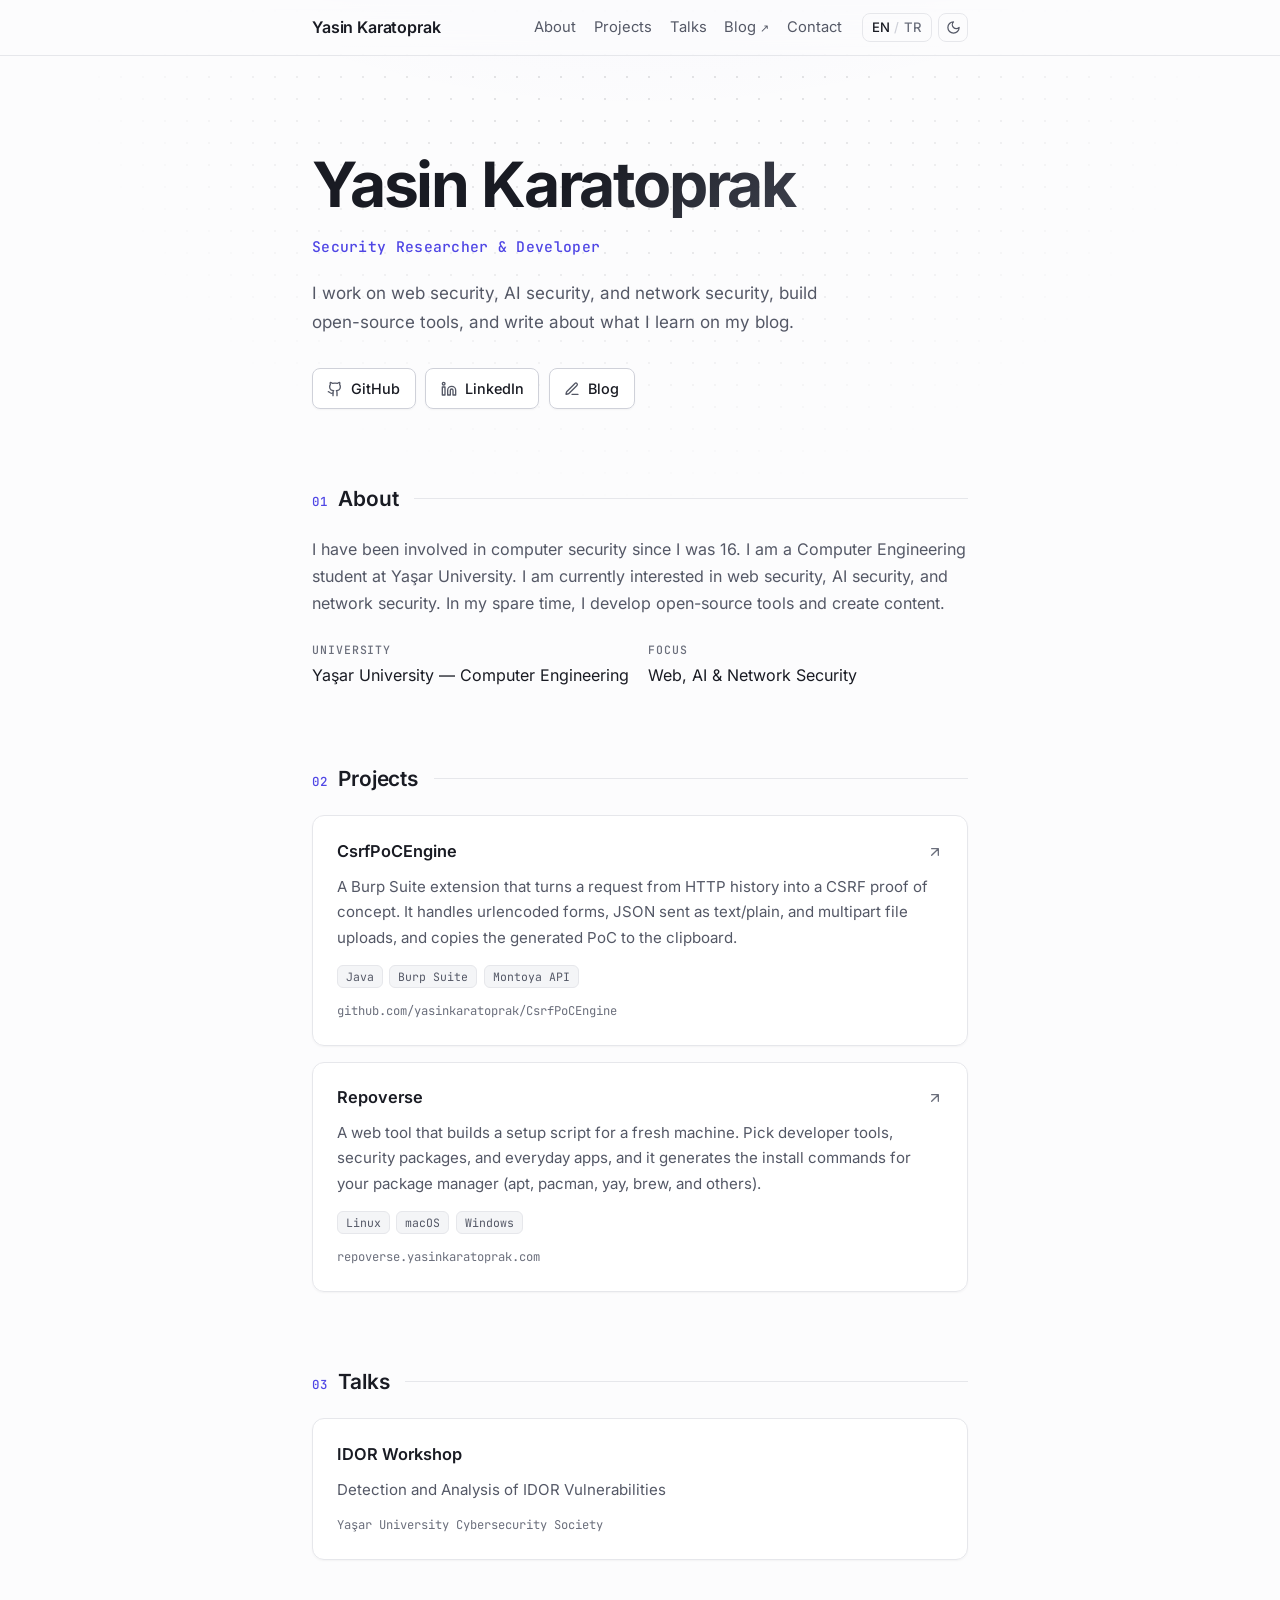
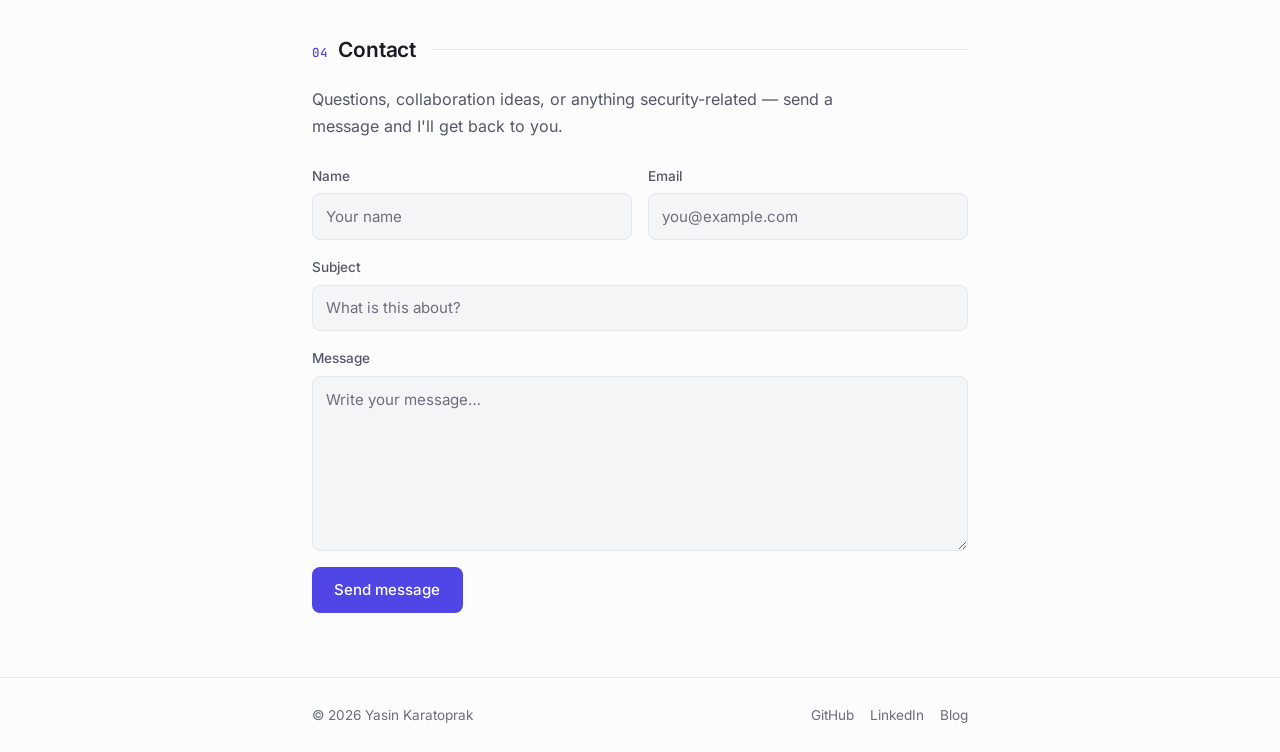
<file: index.html>
<!DOCTYPE html>
<html lang="en">

<head>
  <meta charset="UTF-8" />
  <meta name="viewport" content="width=device-width, initial-scale=1.0" />
  <title>Yasin Karatoprak — Security Researcher &amp; Developer</title>
  <meta name="description"
    content="Security researcher and developer focused on web security, AI security, and network security. Open-source tools, talks, and writing." />
  <link rel="canonical" href="https://yasinkaratoprak.com/" />
  <link rel="icon" href="/favicon.svg" type="image/svg+xml" />
  <meta name="theme-color" content="#fcfcfd" media="(prefers-color-scheme: light)" />
  <meta name="theme-color" content="#0e1018" media="(prefers-color-scheme: dark)" />

  <meta property="og:type" content="website" />
  <meta property="og:title" content="Yasin Karatoprak — Security Researcher &amp; Developer" />
  <meta property="og:description"
    content="Security researcher and developer focused on web security, AI security, and network security. Open-source tools, talks, and writing." />
  <meta property="og:url" content="https://yasinkaratoprak.com/" />
  <meta property="og:site_name" content="Yasin Karatoprak" />
  <meta property="og:locale" content="en_US" />
  <meta property="og:locale:alternate" content="tr_TR" />
  <meta property="og:image" content="https://yasinkaratoprak.com/og-image.png" />
  <meta property="og:image:type" content="image/png" />
  <meta property="og:image:width" content="1200" />
  <meta property="og:image:height" content="630" />
  <meta property="og:image:alt" content="Yasin Karatoprak — Security Researcher &amp; Developer" />
  <meta name="twitter:card" content="summary_large_image" />
  <meta name="twitter:image" content="https://yasinkaratoprak.com/og-image.png" />

  <link rel="preload" href="fonts/inter-latin-wght-normal.woff2" as="font" type="font/woff2" crossorigin />
  <link rel="stylesheet" href="style.css" />
  <script src="theme-init.js"></script>

  <script type="application/ld+json">
  {
    "@context": "https://schema.org",
    "@type": "Person",
    "name": "Yasin Karatoprak",
    "url": "https://yasinkaratoprak.com/",
    "jobTitle": "Security Researcher & Developer",
    "affiliation": { "@type": "CollegeOrUniversity", "name": "Yaşar University" },
    "sameAs": [
      "https://github.com/yasinkaratoprak",
      "https://www.linkedin.com/in/yasin-karatoprak",
      "https://blog.yasinkaratoprak.com"
    ]
  }
  </script>
</head>

<body>
  <header class="site-header">
    <div class="header-inner">
      <a href="#top" class="brand">Yasin Karatoprak</a>
      <nav class="site-nav" aria-label="Main">
        <a href="#about" data-i18n="nav_about">About</a>
        <a href="#projects" data-i18n="nav_projects">Projects</a>
        <a href="#talks" data-i18n="nav_talks">Talks</a>
        <a href="https://blog.yasinkaratoprak.com" target="_blank" rel="noopener noreferrer">Blog<span class="ext"
            aria-hidden="true">↗</span></a>
        <a href="#contact" data-i18n="nav_contact">Contact</a>
      </nav>
      <div class="controls">
        <button id="lang-toggle" class="ctrl-btn lang-btn" aria-label="Change language"><span
            data-lang="en">EN</span><span class="sep" aria-hidden="true">/</span><span data-lang="tr">TR</span></button>
        <button id="theme-toggle" class="ctrl-btn icon-btn" aria-label="Toggle theme"></button>
      </div>
    </div>
  </header>

  <main id="top">

    <!-- HERO -->
    <section class="hero">
      <h1>Yasin Karatoprak</h1>
      <p class="hero-role" data-i18n="hero_role">Security Researcher &amp; Developer</p>
      <p class="hero-text" data-i18n="hero_text">I work on web security, AI security, and network security, build
        open-source tools, and write about what I learn on my blog.</p>
      <ul class="hero-links">
        <li><a class="btn" href="https://github.com/yasinkaratoprak" target="_blank" rel="noopener noreferrer"><svg
              width="16" height="16" viewBox="0 0 24 24" fill="none" stroke="currentColor" stroke-width="2"
              stroke-linecap="round" stroke-linejoin="round" aria-hidden="true">
              <path
                d="M15 22v-4a4.8 4.8 0 0 0-1-3.5c3 0 6-2 6-5.5.08-1.25-.27-2.48-1-3.5.28-1.15.28-2.35 0-3.5 0 0-1 0-3 1.5-2.64-.5-5.36-.5-8 0C6 2 5 2 5 2c-.3 1.15-.3 2.35 0 3.5A5.403 5.403 0 0 0 4 9c0 3.5 3 5.5 6 5.5-.39.49-.68 1.05-.85 1.65-.17.6-.22 1.23-.15 1.85v4" />
              <path d="M9 18c-4.51 2-5-2-7-2" />
            </svg>GitHub</a></li>
        <li><a class="btn" href="https://www.linkedin.com/in/yasin-karatoprak" target="_blank"
            rel="noopener noreferrer"><svg width="16" height="16" viewBox="0 0 24 24" fill="none"
              stroke="currentColor" stroke-width="2" stroke-linecap="round" stroke-linejoin="round" aria-hidden="true">
              <path d="M16 8a6 6 0 0 1 6 6v7h-4v-7a2 2 0 0 0-2-2 2 2 0 0 0-2 2v7h-4v-7a6 6 0 0 1 6-6z" />
              <rect width="4" height="12" x="2" y="9" />
              <circle cx="4" cy="4" r="2" />
            </svg>LinkedIn</a></li>
        <li><a class="btn" href="https://blog.yasinkaratoprak.com" target="_blank" rel="noopener noreferrer"><svg
              width="16" height="16" viewBox="0 0 24 24" fill="none" stroke="currentColor" stroke-width="2"
              stroke-linecap="round" stroke-linejoin="round" aria-hidden="true">
              <path d="M12 20h9" />
              <path
                d="M16.376 3.622a1 1 0 0 1 3.002 3.002L7.368 18.635a2 2 0 0 1-.855.506l-2.872.838a.5.5 0 0 1-.62-.62l.838-2.872a2 2 0 0 1 .506-.854z" />
            </svg>Blog</a></li>
      </ul>
    </section>

    <!-- ABOUT -->
    <section id="about" class="section about">
      <h2><span class="sec-num" aria-hidden="true">01</span><span data-i18n="about_title">About</span></h2>
      <p data-i18n="about_text">I have been involved in computer security since I was 16. I am a Computer Engineering
        student at Yaşar University. I am currently interested in web security, AI security, and network security. In
        my spare time, I develop open-source tools and create content.</p>
      <dl class="facts">
        <div>
          <dt data-i18n="about_label_uni">University</dt>
          <dd data-i18n="about_uni">Yaşar University — Computer Engineering</dd>
        </div>
        <div>
          <dt data-i18n="about_label_focus">Focus</dt>
          <dd data-i18n="about_focus">Web, AI &amp; Network Security</dd>
        </div>
      </dl>
    </section>

    <!-- PROJECTS -->
    <section id="projects" class="section">
      <h2><span class="sec-num" aria-hidden="true">02</span><span data-i18n="projects_title">Projects</span></h2>
      <div class="card-list">
        <article class="card card-link">
          <div class="card-head">
            <h3><a href="https://github.com/yasinkaratoprak/CsrfPoCEngine" target="_blank"
                rel="noopener noreferrer">CsrfPoCEngine</a></h3>
            <svg class="card-arrow" width="16" height="16" viewBox="0 0 24 24" fill="none" stroke="currentColor"
              stroke-width="2" stroke-linecap="round" stroke-linejoin="round" aria-hidden="true">
              <path d="M7 17 17 7M7 7h10v10" />
            </svg>
          </div>
          <p data-i18n="proj_csrfpoc_desc">A Burp Suite extension that turns a request from HTTP history into a CSRF
            proof of concept. It handles urlencoded forms, JSON sent as text/plain, and multipart file uploads, and
            copies the generated PoC to the clipboard.</p>
          <ul class="tags">
            <li>Java</li>
            <li>Burp Suite</li>
            <li>Montoya API</li>
          </ul>
          <span class="card-meta">github.com/yasinkaratoprak/CsrfPoCEngine</span>
        </article>
        <article class="card card-link">
          <div class="card-head">
            <h3><a href="https://repoverse.yasinkaratoprak.com/" target="_blank"
                rel="noopener noreferrer">Repoverse</a></h3>
            <svg class="card-arrow" width="16" height="16" viewBox="0 0 24 24" fill="none" stroke="currentColor"
              stroke-width="2" stroke-linecap="round" stroke-linejoin="round" aria-hidden="true">
              <path d="M7 17 17 7M7 7h10v10" />
            </svg>
          </div>
          <p data-i18n="proj_repoverse_desc">A web tool that builds a setup script for a fresh machine. Pick developer
            tools, security packages, and everyday apps, and it generates the install commands for your package manager
            (apt, pacman, yay, brew, and others).</p>
          <ul class="tags">
            <li>Linux</li>
            <li>macOS</li>
            <li>Windows</li>
          </ul>
          <span class="card-meta">repoverse.yasinkaratoprak.com</span>
        </article>
      </div>
    </section>

    <!-- TALKS -->
    <section id="talks" class="section">
      <h2><span class="sec-num" aria-hidden="true">03</span><span data-i18n="talks_title">Talks</span></h2>
      <div class="card-list">
        <article class="card">
          <h3 data-i18n="pres_title">IDOR Workshop</h3>
          <p data-i18n="pres_desc">Detection and Analysis of IDOR Vulnerabilities</p>
          <span class="card-meta" data-i18n="pres_meta">Yaşar University Cybersecurity Society</span>
        </article>
      </div>
    </section>

    <!-- CONTACT -->
    <section id="contact" class="section">
      <h2><span class="sec-num" aria-hidden="true">04</span><span data-i18n="contact_title">Contact</span></h2>
      <p class="contact-intro" data-i18n="contact_text">Questions, collaboration ideas, or anything security-related —
        send a message and I'll get back to you.</p>
      <p id="form-status" class="form-status" data-i18n="form_sent" hidden>Your message has been sent. Thanks — I'll
        get back to you soon.</p>
      <form action="https://formsubmit.co/82017c304a7e369e3c162073ba7c5587" method="POST" class="contact-form">
        <input type="hidden" name="_captcha" value="false" />
        <input type="hidden" name="_template" value="table" />
        <input type="hidden" name="_next" value="https://yasinkaratoprak.com/?sent=1#contact" />
        <input type="text" name="_honey" class="hp" tabindex="-1" autocomplete="off" />
        <div class="form-row">
          <div class="form-group">
            <label for="contact-name" data-i18n="form_name">Name</label>
            <input type="text" id="contact-name" name="name" class="form-input" required autocomplete="name"
              placeholder="Your name" data-i18n-placeholder="form_name_ph" />
          </div>
          <div class="form-group">
            <label for="contact-email" data-i18n="form_email">Email</label>
            <input type="email" id="contact-email" name="email" class="form-input" required autocomplete="email"
              placeholder="you@example.com" data-i18n-placeholder="form_email_ph" />
          </div>
        </div>
        <div class="form-group">
          <label for="contact-subject" data-i18n="form_subject">Subject</label>
          <input type="text" id="contact-subject" name="_subject" class="form-input" required
            placeholder="What is this about?" data-i18n-placeholder="form_subject_ph" />
        </div>
        <div class="form-group">
          <label for="contact-message" data-i18n="form_message">Message</label>
          <textarea id="contact-message" name="message" class="form-input" rows="6" required
            placeholder="Write your message…" data-i18n-placeholder="form_message_ph"></textarea>
        </div>
        <button type="submit" class="form-submit" data-i18n="form_send">Send message</button>
      </form>
    </section>
  </main>

  <footer class="site-footer">
    <div class="footer-inner">
      <p>© 2026 Yasin Karatoprak</p>
      <nav class="footer-links" aria-label="Social">
        <a href="https://github.com/yasinkaratoprak" target="_blank" rel="noopener noreferrer">GitHub</a>
        <a href="https://www.linkedin.com/in/yasin-karatoprak" target="_blank" rel="noopener noreferrer">LinkedIn</a>
        <a href="https://blog.yasinkaratoprak.com" target="_blank" rel="noopener noreferrer">Blog</a>
      </nav>
    </div>
  </footer>

  <script src="script.js"></script>
</body>

</html>
</file>
<file: style.css>
/* ============================================================
   PORTFOLIO — style.css
   Light-first, indigo accent · dark (blue-slate) available
   Subtle glow · mono micro-labels
   ============================================================ */

/* ---- Fonts (self-hosted variable fonts, SIL OFL 1.1 — see fonts/*-OFL.txt) ---- */
@font-face {
  font-family: 'Inter';
  font-style: normal;
  font-weight: 100 900;
  font-display: swap;
  src: url(fonts/inter-latin-wght-normal.woff2) format('woff2');
  unicode-range: U+0000-00FF, U+0131, U+0152-0153, U+02BB-02BC, U+02C6, U+02DA, U+02DC, U+0304, U+0308, U+0329, U+2000-206F, U+20AC, U+2122, U+2191, U+2193, U+2212, U+2215, U+FEFF, U+FFFD;
}
@font-face {
  font-family: 'Inter';
  font-style: normal;
  font-weight: 100 900;
  font-display: swap;
  src: url(fonts/inter-latin-ext-wght-normal.woff2) format('woff2');
  unicode-range: U+0100-02BA, U+02BD-02C5, U+02C7-02CC, U+02CE-02D7, U+02DD-02FF, U+0304, U+0308, U+0329, U+1D00-1DBF, U+1E00-1E9F, U+1EF2-1EFF, U+2020, U+20A0-20AB, U+20AD-20C0, U+2113, U+2C60-2C7F, U+A720-A7FF;
}
@font-face {
  font-family: 'JetBrains Mono';
  font-style: normal;
  font-weight: 100 800;
  font-display: swap;
  src: url(fonts/jetbrains-mono-latin-wght-normal.woff2) format('woff2');
  unicode-range: U+0000-00FF, U+0131, U+0152-0153, U+02BB-02BC, U+02C6, U+02DA, U+02DC, U+0304, U+0308, U+0329, U+2000-206F, U+20AC, U+2122, U+2191, U+2193, U+2212, U+2215, U+FEFF, U+FFFD;
}
@font-face {
  font-family: 'JetBrains Mono';
  font-style: normal;
  font-weight: 100 800;
  font-display: swap;
  src: url(fonts/jetbrains-mono-latin-ext-wght-normal.woff2) format('woff2');
  unicode-range: U+0100-02BA, U+02BD-02C5, U+02C7-02CC, U+02CE-02D7, U+02DD-02FF, U+0304, U+0308, U+0329, U+1D00-1DBF, U+1E00-1E9F, U+1EF2-1EFF, U+2020, U+20A0-20AB, U+20AD-20C0, U+2113, U+2C60-2C7F, U+A720-A7FF;
}

:root {
  --bg:              #fcfcfd;
  --bg-subtle:       #f4f5f7;
  --header-bg:       rgba(252, 252, 253, .82);

  --text:            #191b23;
  --text-2:          #545866;
  --text-3:          #6b6f7c;

  --accent:          #4f46e5;
  --accent-strong:   #4338ca;
  --accent-contrast: #ffffff;
  --focus-ring:      rgba(79, 70, 229, .15);

  --border:          #e6e7eb;
  --border-strong:   #cfd1d9;

  --glow:            rgba(79, 70, 229, .05);
  --dot:             rgba(25, 27, 35, .11);
  --card-grad-a:     #ffffff;
  --card-grad-b:     #ffffff;
  --card-shadow:     0 1px 2px rgba(0, 0, 0, .04);
  --card-shadow-hov: 0 6px 24px -12px rgba(0, 0, 0, .12);

  --font: 'Inter', -apple-system, BlinkMacSystemFont, 'Segoe UI', Roboto, sans-serif;
  --font-mono: 'JetBrains Mono', ui-monospace, 'SF Mono', Menlo, monospace;
  --max-w: 44rem;
}

[data-theme="dark"] {
  --bg:              #0e1018;
  --bg-subtle:       #171a24;
  --header-bg:       rgba(14, 16, 24, .75);

  --text:            #e8e9ee;
  --text-2:          #9ba0b0;
  --text-3:          #80869a;

  --accent:          #818cf8;
  --accent-strong:   #9ca5fa;
  --accent-contrast: #0e1018;
  --focus-ring:      rgba(129, 140, 248, .28);

  --border:          rgba(255, 255, 255, .07);
  --border-strong:   rgba(255, 255, 255, .14);

  --glow:            rgba(129, 140, 248, .09);
  --dot:             rgba(255, 255, 255, .08);
  --card-grad-a:     rgba(255, 255, 255, .03);
  --card-grad-b:     rgba(255, 255, 255, .005);
  --card-shadow:     inset 0 1px 0 rgba(255, 255, 255, .04);
  --card-shadow-hov: inset 0 1px 0 rgba(255, 255, 255, .06), 0 8px 32px -16px rgba(0, 0, 0, .6);
}

@media (prefers-color-scheme: dark) {
  :root:not([data-theme="light"]) {
    --bg:              #0e1018;
    --bg-subtle:       #171a24;
    --header-bg:       rgba(14, 16, 24, .75);

    --text:            #e8e9ee;
    --text-2:          #9ba0b0;
    --text-3:          #80869a;

    --accent:          #818cf8;
    --accent-strong:   #9ca5fa;
    --accent-contrast: #0e1018;
    --focus-ring:      rgba(129, 140, 248, .28);

    --border:          rgba(255, 255, 255, .07);
    --border-strong:   rgba(255, 255, 255, .14);

    --glow:            rgba(129, 140, 248, .09);
    --dot:             rgba(255, 255, 255, .08);
    --card-grad-a:     rgba(255, 255, 255, .03);
    --card-grad-b:     rgba(255, 255, 255, .005);
    --card-shadow:     inset 0 1px 0 rgba(255, 255, 255, .04);
    --card-shadow-hov: inset 0 1px 0 rgba(255, 255, 255, .06), 0 8px 32px -16px rgba(0, 0, 0, .6);
  }
}

/* ---- Reset & base ---- */
*, *::before, *::after { box-sizing: border-box; margin: 0; padding: 0 }

html { font-size: 16px }
@media (prefers-reduced-motion: no-preference) {
  html { scroll-behavior: smooth }
}

body {
  font-family: var(--font);
  background-color: var(--bg);
  background-image: radial-gradient(900px 500px at 50% -10%, var(--glow), transparent 70%);
  background-repeat: no-repeat;
  color: var(--text);
  line-height: 1.7;
  -webkit-font-smoothing: antialiased;
}

/* dot grid behind the top of the page, fading out downwards */
body::before {
  content: "";
  position: absolute; z-index: -1;
  top: 0; left: 0; right: 0; height: 42rem;
  background-image: radial-gradient(var(--dot) 1px, transparent 1.4px);
  background-size: 22px 22px;
  -webkit-mask-image: radial-gradient(ellipse 60% 100% at 50% 0%, #000 25%, transparent 75%);
  mask-image: radial-gradient(ellipse 60% 100% at 50% 0%, #000 25%, transparent 75%);
  pointer-events: none;
}

a { color: var(--accent); text-decoration: none }
a:hover { text-decoration: underline; text-underline-offset: 3px }
ul { list-style: none }
button { font: inherit; color: inherit; background: none; border: none; cursor: pointer }

:focus-visible { outline: 2px solid var(--accent); outline-offset: 2px; border-radius: 4px }
::selection { background: var(--focus-ring) }

.ext { margin-left: .25rem; font-size: .75em }
.hp { display: none }

/* ---- Header ---- */
.site-header {
  position: sticky; top: 0; z-index: 10;
  background: var(--header-bg);
  backdrop-filter: blur(12px);
  -webkit-backdrop-filter: blur(12px);
  border-bottom: 1px solid var(--border);
}
.header-inner {
  max-width: var(--max-w); margin: 0 auto;
  display: flex; align-items: center; gap: 1.25rem;
  padding: .8rem 1.5rem;
}
.brand { font-weight: 600; color: var(--text); letter-spacing: -.01em }
.brand:hover { color: var(--accent); text-decoration: none }

.site-nav { display: flex; gap: 1.1rem; margin-left: auto }
.site-nav a { color: var(--text-2); font-size: .92rem; white-space: nowrap; transition: color .15s }
.site-nav a:hover { color: var(--text); text-decoration: none }
.site-nav a[aria-current] {
  color: var(--text);
  text-decoration: underline;
  text-decoration-color: var(--accent);
  text-decoration-thickness: 2px;
  text-underline-offset: 6px;
}

.controls { display: flex; gap: .4rem }
.ctrl-btn {
  display: inline-flex; align-items: center; justify-content: center;
  height: 1.85rem;
  padding: 0 .55rem;
  font-size: .82rem; font-weight: 500;
  color: var(--text-2);
  border: 1px solid var(--border);
  border-radius: 8px;
  transition: color .15s, border-color .15s, background .15s;
}
.ctrl-btn:hover { color: var(--text); border-color: var(--border-strong); background: var(--bg-subtle) }
.icon-btn { width: 1.85rem; padding: 0 }
.icon-btn svg { display: block }
.lang-btn { gap: .3rem }
.lang-btn span { color: var(--text-3); transition: color .15s }
.lang-btn .is-current { color: var(--text) }
.lang-btn .sep { color: var(--border-strong) }

/* ---- Layout ---- */
main { max-width: var(--max-w); margin: 0 auto; padding: 0 1.5rem 4rem }

.section { margin-top: 4.5rem; scroll-margin-top: 4.5rem }
.section h2 {
  display: flex; align-items: baseline; gap: .65rem;
  font-size: 1.3rem; font-weight: 600; letter-spacing: -.01em;
  margin-bottom: 1.2rem;
}
.section h2::after {
  content: "";
  flex: 1; align-self: center;
  height: 1px; margin-left: .35rem;
  background: var(--border);
}
.sec-num {
  font-family: var(--font-mono);
  font-size: .78rem; font-weight: 500;
  color: var(--accent);
  letter-spacing: .08em;
}

/* ---- Hero ---- */
.hero { padding-top: 6rem }
.hero h1 {
  font-size: clamp(2.4rem, 8vw, 3.9rem); font-weight: 700; letter-spacing: -.035em; line-height: 1.05;
  color: var(--text);
  background: linear-gradient(135deg, var(--text) 40%, var(--text-2));
  -webkit-background-clip: text; background-clip: text;
  -webkit-text-fill-color: transparent;
}
.hero-role {
  margin-top: 1rem;
  font-family: var(--font-mono);
  font-size: .92rem; font-weight: 500;
  color: var(--accent);
  letter-spacing: .02em;
}
.hero-text { margin-top: 1.25rem; color: var(--text-2); max-width: 34rem; font-size: 1.06rem }
.hero-links { display: flex; flex-wrap: wrap; gap: .6rem; margin-top: 2rem }

.btn {
  display: inline-flex; align-items: center; gap: .5rem;
  padding: .45rem .9rem;
  font-size: .9rem; font-weight: 500;
  color: var(--text);
  background: linear-gradient(180deg, var(--card-grad-a), var(--card-grad-b));
  border: 1px solid var(--border-strong);
  border-radius: 8px;
  box-shadow: var(--card-shadow);
  transition: color .15s, border-color .15s;
}
.btn svg { color: var(--text-2); transition: color .15s }
.btn:hover { color: var(--accent); border-color: var(--accent); text-decoration: none }
.btn:hover svg { color: var(--accent) }

@media (prefers-reduced-motion: no-preference) {
  .hero > * { animation: rise .6s cubic-bezier(.2, .7, .2, 1) both }
  .hero > :nth-child(2) { animation-delay: .06s }
  .hero > :nth-child(3) { animation-delay: .12s }
  .hero > :nth-child(4) { animation-delay: .18s }
}
@keyframes rise { from { opacity: 0; transform: translateY(8px) } }

/* ---- About ---- */
.about p { color: var(--text-2) }
.facts {
  display: grid;
  grid-template-columns: repeat(auto-fit, minmax(14rem, 1fr));
  gap: 1rem;
  margin-top: 1.4rem;
}
.facts dt {
  font-family: var(--font-mono);
  font-size: .72rem; font-weight: 500;
  text-transform: uppercase; letter-spacing: .08em;
  color: var(--text-3);
}
.facts dd { margin-top: .15rem }

/* ---- Cards (projects & talks) ---- */
.card-list { display: flex; flex-direction: column; gap: 1rem }
.card {
  background: linear-gradient(180deg, var(--card-grad-a), var(--card-grad-b));
  border: 1px solid var(--border);
  border-radius: 12px;
  padding: 1.35rem 1.5rem;
  box-shadow: var(--card-shadow);
  transition: border-color .2s, box-shadow .2s;
}
.card:hover { border-color: var(--border-strong); box-shadow: var(--card-shadow-hov) }
.card h3 { font-size: 1.02rem; font-weight: 600 }
.card h3 a { color: var(--text) }
.card h3 a:hover { color: var(--accent); text-decoration: none }
.card p { margin-top: .5rem; color: var(--text-2); font-size: .94rem }
.tags { display: flex; flex-wrap: wrap; gap: .4rem; margin-top: .9rem }
.tags li {
  font-family: var(--font-mono);
  font-size: .72rem;
  color: var(--text-2);
  background: var(--bg-subtle);
  border: 1px solid var(--border);
  border-radius: 6px;
  padding: .05rem .5rem;
}
.card-meta {
  display: inline-block; margin-top: .8rem;
  font-family: var(--font-mono);
  font-size: .76rem;
  color: var(--text-3);
}

/* whole card is clickable via the title link */
.card-link { position: relative }
.card-head { display: flex; align-items: center; justify-content: space-between; gap: 1rem }
.card-arrow { flex-shrink: 0; color: var(--text-3); transition: color .2s, transform .2s }
.card-link h3 a::after { content: ""; position: absolute; inset: 0 }
.card-link h3 a:focus-visible { outline: none }
.card-link:has(a:focus-visible) { outline: 2px solid var(--accent); outline-offset: 2px }
.card-link:hover { border-color: color-mix(in srgb, var(--accent) 40%, var(--border)) }
.card-link:hover h3 a { color: var(--accent) }
.card-link:hover .card-arrow { color: var(--accent); transform: translate(2px, -2px) }
@media (prefers-reduced-motion: no-preference) {
  .card-link { transition: border-color .2s, box-shadow .2s, transform .2s }
  .card-link:hover { transform: translateY(-2px) }
}

/* ---- Contact ---- */
.contact-intro { color: var(--text-2); max-width: 36rem }
.form-status {
  margin-top: 1rem;
  padding: .8rem 1rem;
  font-size: .92rem;
  border: 1px solid var(--accent);
  border-radius: 8px;
  background: var(--focus-ring);
}
.contact-form { margin-top: 1.5rem; display: grid; gap: 1rem }
.form-row { display: grid; gap: 1rem; grid-template-columns: 1fr 1fr }
.form-group { display: flex; flex-direction: column; gap: .35rem }
.form-group label { font-size: .85rem; font-weight: 500; color: var(--text-2) }
.form-input {
  font: inherit; font-size: .94rem;
  color: var(--text);
  background: var(--bg-subtle);
  border: 1px solid var(--border);
  border-radius: 8px;
  padding: .6rem .8rem;
  transition: border-color .15s, box-shadow .15s;
}
.form-input::placeholder { color: var(--text-3) }
.form-input:hover { border-color: var(--border-strong) }
.form-input:focus { outline: none; border-color: var(--accent); box-shadow: 0 0 0 3px var(--focus-ring) }
textarea.form-input { resize: vertical; min-height: 8rem }
.form-submit {
  justify-self: start;
  font-size: .94rem; font-weight: 500;
  color: var(--accent-contrast);
  background: var(--accent);
  border-radius: 8px;
  padding: .65rem 1.4rem;
  transition: background .15s;
}
.form-submit:hover { background: var(--accent-strong) }

/* ---- Footer ---- */
.site-footer { border-top: 1px solid var(--border) }
.footer-inner {
  max-width: var(--max-w); margin: 0 auto;
  padding: 1.6rem 1.5rem;
  display: flex; flex-wrap: wrap; gap: .75rem 1.25rem;
  justify-content: space-between;
  font-size: .85rem; color: var(--text-3);
}
.footer-links { display: flex; gap: 1rem }
.footer-links a { color: var(--text-3) }
.footer-links a:hover { color: var(--text-2); text-decoration: none }

/* ---- Responsive ---- */
@media (max-width: 640px) {
  .header-inner { flex-wrap: wrap; row-gap: .35rem; padding: .7rem 1.25rem }
  .site-nav { order: 3; width: 100%; margin-left: 0; gap: .9rem; overflow-x: auto }
  .controls { margin-left: auto }
  main { padding: 0 1.25rem 3rem }
  .hero { padding-top: 3.5rem }
  .section { margin-top: 3.5rem }
  .form-row { grid-template-columns: 1fr }
}
</file>
